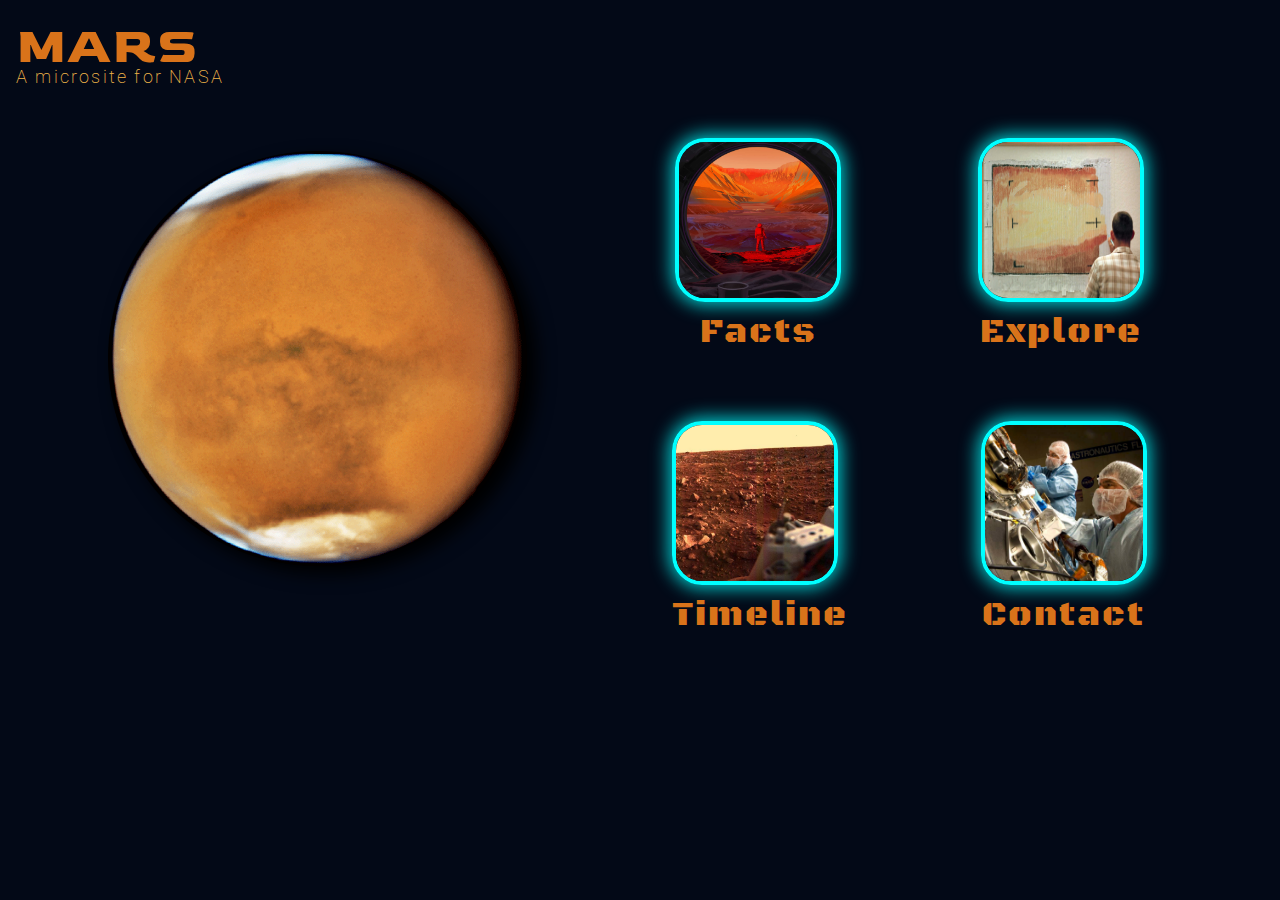
<file: index.html>
<!DOCTYPE html>
<html lang="en">

<head>
  <meta charset="UTF-8">
  <meta name="viewport" content="width=device-width, initial-scale=1.0">
  <meta name="description" content="microsite, home page, nasa, mars, content about mars, microsite for mars, microsite for nasa">
  <link rel="stylesheet" href="css/style.css" />
  <title>Mars-microsite-for-NASA</title>
</head>

<body>
  <header>
    <div class="logo-container-home-page">
      <div class="logo-home-page"><a href="index.html">
          <h1>Mars</h1>
          <p>A microsite for NASA</p>
      </div></a>
    </div>
  </header>
  <article>
    <div class="home-page-container">
      <div class="home-page-flex">
        <div class="image-of-mars">
          <img src="images/marsplanet.png" alt="mars planet">
        </div>
        <div class="navigation-container">
          <ul class="navigation-boxes">
            <li><a href="facts.html"><img src="images/info.jpg" alt="an astronaut on mars">
                <p>Facts</p>
              </a></li>
            <li><a href="gallery.html"><img src="images/images-nasa.jpg" alt="a man looking at a portrait of mars">
                <p>Explore</p>
              </a></li>
            <li><a href="timeline.html"><img src="images/terra.jpg" alt="a machine on mars">
                <p>Timeline</p>
              </a></li>
            <li><a href="contact.html"><img src="images/contact.jpg" alt="scientist working">
                <p>Contact</p>
              </a></li>
          </ul>
        </div>
      </div>
    </div>
  </article>
</body>

</html>
</file>
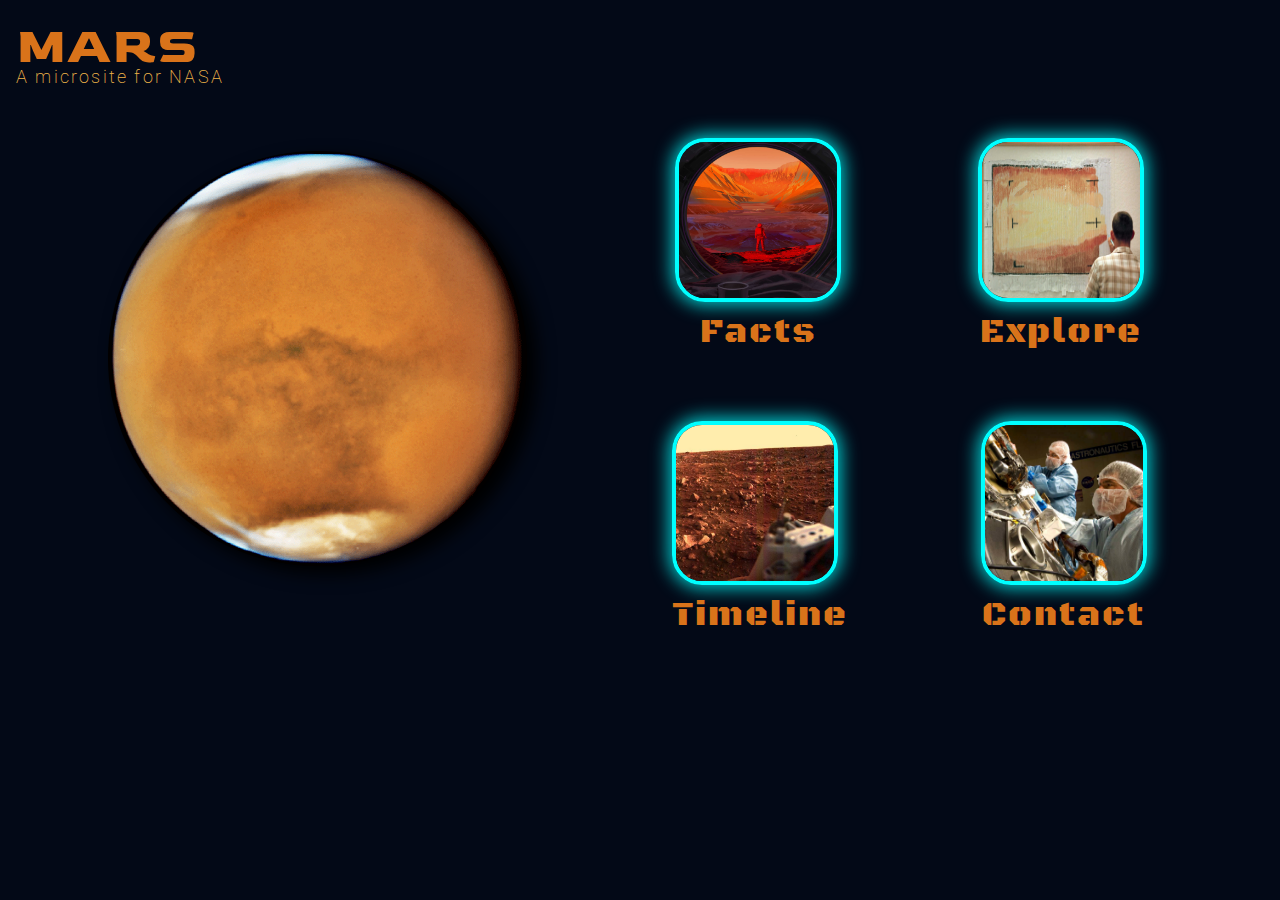
<file: mars-microstie/index.html>
<!DOCTYPE html>
<html lang="en">

<head>
  <meta charset="UTF-8">
  <meta name="viewport" content="width=device-width, initial-scale=1.0">
  <meta name="description" content="microsite, home page, nasa, mars, content about mars, microsite for mars, microsite for nasa">
  <link rel="stylesheet" href="css/style.css" />
  <title>Mars-microsite-for-NASA</title>
</head>

<body>
  <header>
    <div class="logo-container-home-page">
      <div class="logo-home-page"><a href="index.html">
          <h1>Mars</h1>
          <p>A microsite for NASA</p>
      </div></a>
    </div>
  </header>
  <article>
    <div class="home-page-container">
      <div class="home-page-flex">
        <div class="image-of-mars">
          <img src="images/marsplanet.png" alt="mars planet">
        </div>
        <div class="navigation-container">
          <ul class="navigation-boxes">
            <li><a href="facts.html"><img src="images/info.jpg" alt="an astronaut on mars">
                <p>Facts</p>
              </a></li>
            <li><a href="gallery.html"><img src="images/images-nasa.jpg" alt="a man looking at a portrait of mars">
                <p>Explore</p>
              </a></li>
            <li><a href="timeline.html"><img src="images/terra.jpg" alt="a machine on mars">
                <p>Timeline</p>
              </a></li>
            <li><a href="contact.html"><img src="images/contact.jpg" alt="scientist working">
                <p>Contact</p>
              </a></li>
          </ul>
        </div>
      </div>
    </div>
  </article>
</body>

</html>
</file>
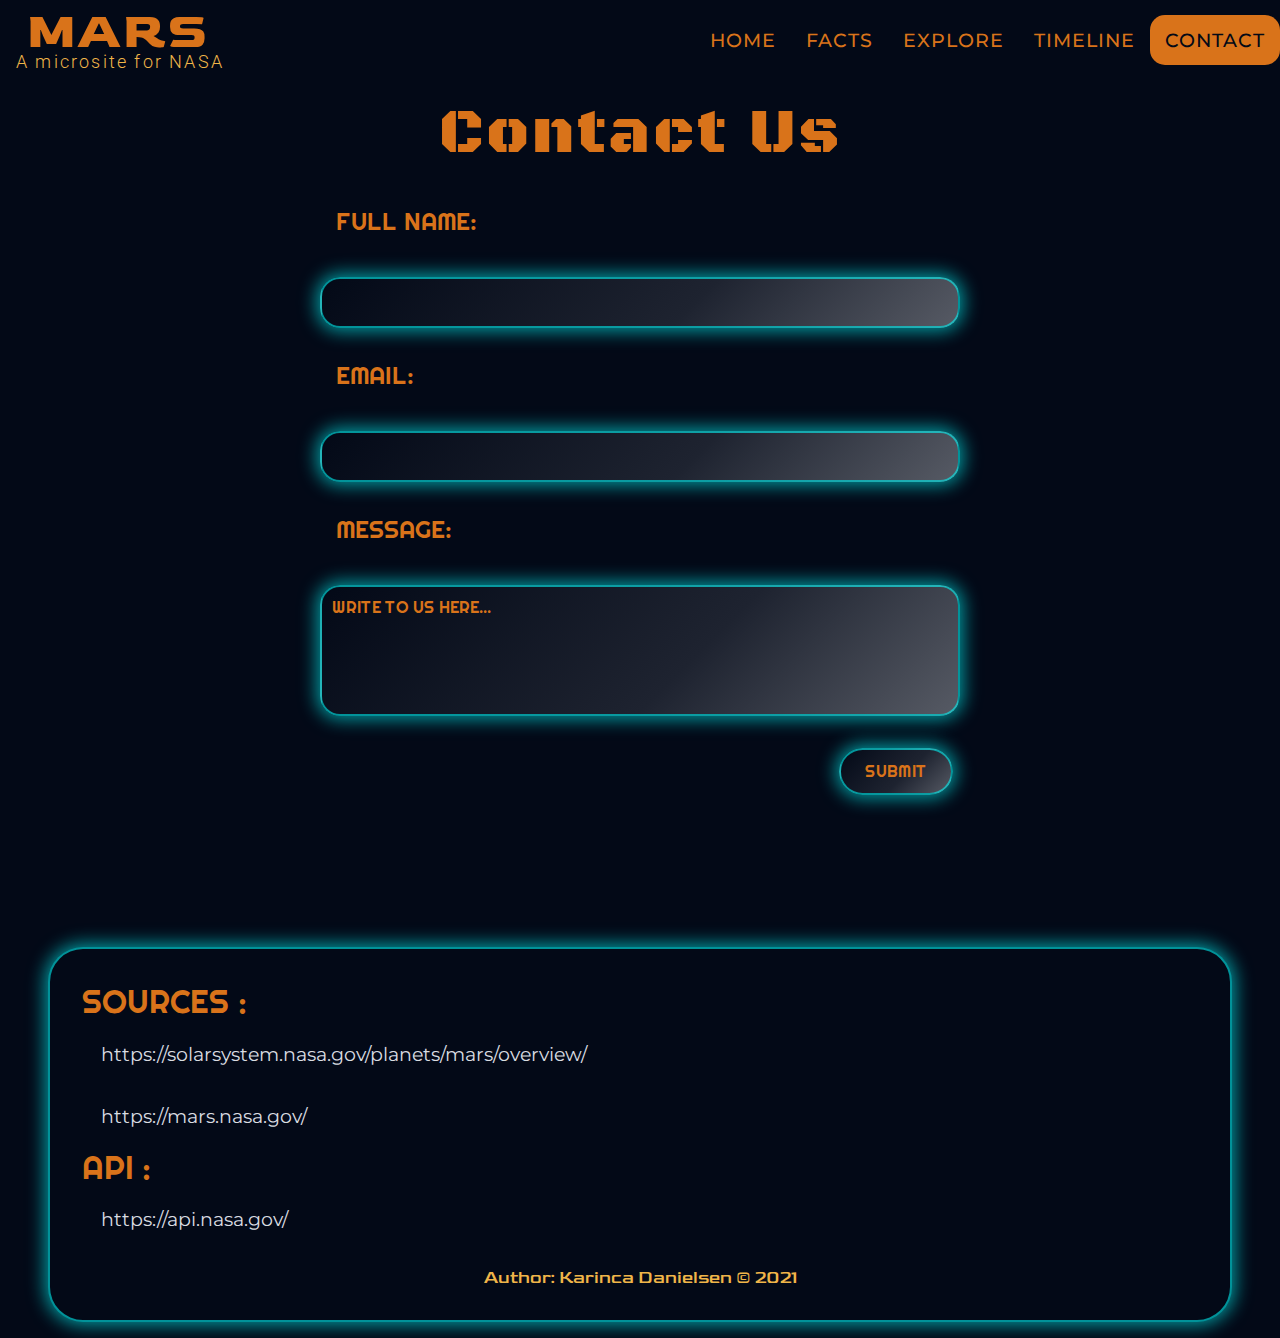
<file: contact.html>
<!DOCTYPE html>
<html lang="en">

<head>
  <meta charset="UTF-8">
  <meta name="viewport" content="width=device-width, initial-scale=1.0">
  <meta name="description" content="microsite, nasa, mars, content about mars, microsite for mars, microsite for nasa">
  <link rel="stylesheet" href="css/style.css" />
  <link rel="stylesheet" href="https://use.fontawesome.com/releases/v5.15.2/css/all.css" integrity="sha384-vSIIfh2YWi9wW0r9iZe7RJPrKwp6bG+s9QZMoITbCckVJqGCCRhc+ccxNcdpHuYu" crossorigin="anonymous">
  <title>Mars-microsite-for-NASA-contact</title>
</head>

<body>
  <nav>
    <div class="logo">
      <h1>Mars</h1>
      <p>A microsite for NASA</p>
    </div>
    <div class="open-menu"><i class="fas fa-bars"></i></div>
    <ul class="main-menu">
      <li><a href="index.html"> Home</a></li>
      <li><a href="facts.html">Facts</a></li>
      <li><a href="gallery.html">Explore</a></li>
      <li><a href="timeline.html">Timeline</a></li>
      <li><a href="contact.html" class="home-nav active">Contact</a></li>
      <div class="close-menu"><i class="fas fa-times"></i></div>
      <span class="icons">
        <i class="fab fa-facebook"></i>
        <i class="fab fa-instagram"></i>
        <i class="fab fa-twitter"></i>
      </span>
    </ul>
  </nav>

  <div class="form-avalible"></div>
  <h2>Contact Us</h2>
  <main class="contact-container">
    <div class="contact-box">

      <form id="contact-form" method="GET" action="#">
        <div class="form-container">
          <div class="form-text"><label><span>Full name:</span></div>
          <input name="fullname" id="full-name" />
          <div class="form-error" id="fullname-error">Please enter your first name</div>
        </div>

        <div class="form-container">
          <div class="form-text"><label><span>Email:</span></label></div>
          <input name="email" id="email" />
          <div class="form-error" id="email-error">Please enter a valid email address</div>
        </div>

        <div class="form-textarea">
          <div class="form-text"><label><span>Message:</span></label></div>
          <input name="comment" id="message" value="Write to us here...">
          <div class="form-error" id="message-error">Please enter a message here.</div>
        </div>
    </div>
    <div class="form-button">
      <input type="submit" value="Submit">
    </div>
    </form>
    </div>
  </main>

  <footer>
    <div class="footer-sourcess">
      <h4>Sources :</h4>
      <li><a href="https://solarsystem.nasa.gov/planets/mars/overview/">https://solarsystem.nasa.gov/planets/mars/overview/</a></li>
      <li><a href="https://mars.nasa.gov/">https://mars.nasa.gov/</a></li>
      <h4>Api :</h4>
      <li><a href="https://api.nasa.gov/">https://api.nasa.gov/</a></li>
      <h3>Author: Karinca Danielsen &copy; 2021</h3>
    </div>
  </footer>
  <script src="js/navigation.js"></script>
  <script src="js/contact.js"></script>
</body>

</html>
</file>
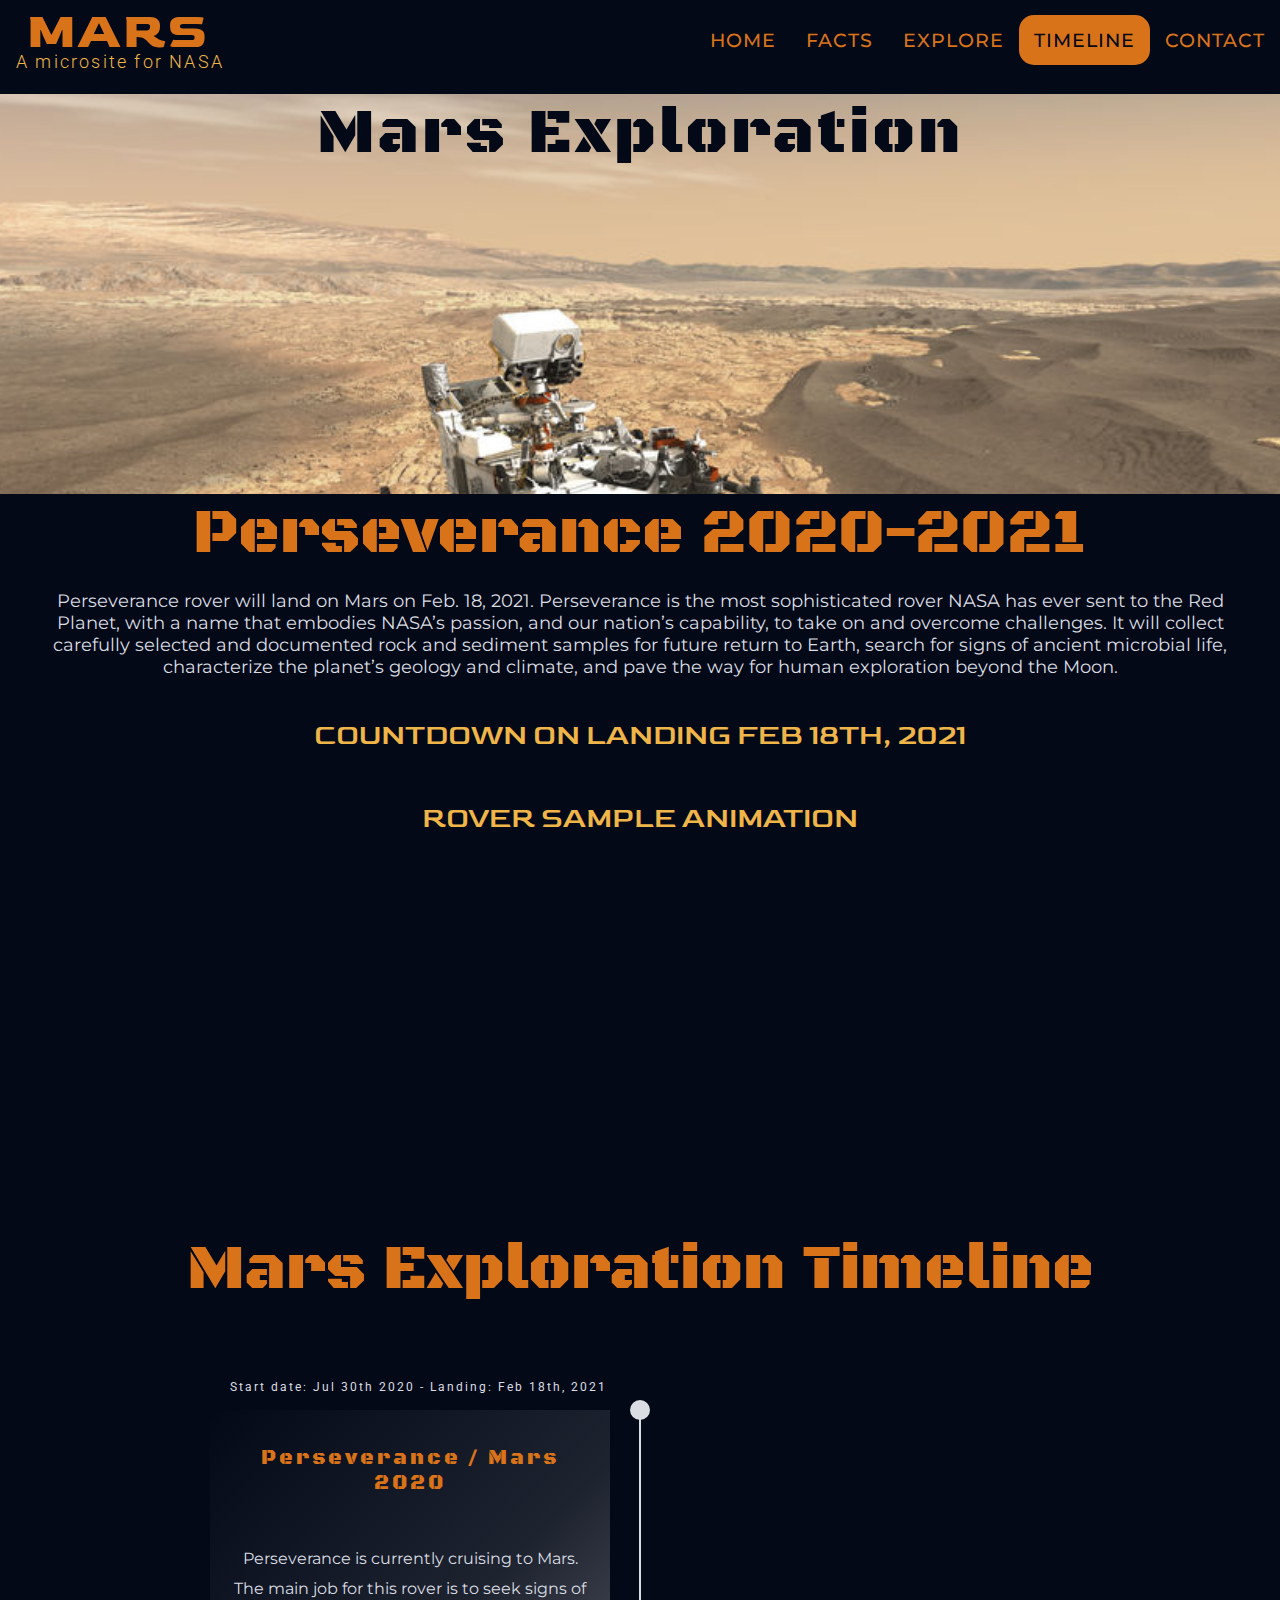
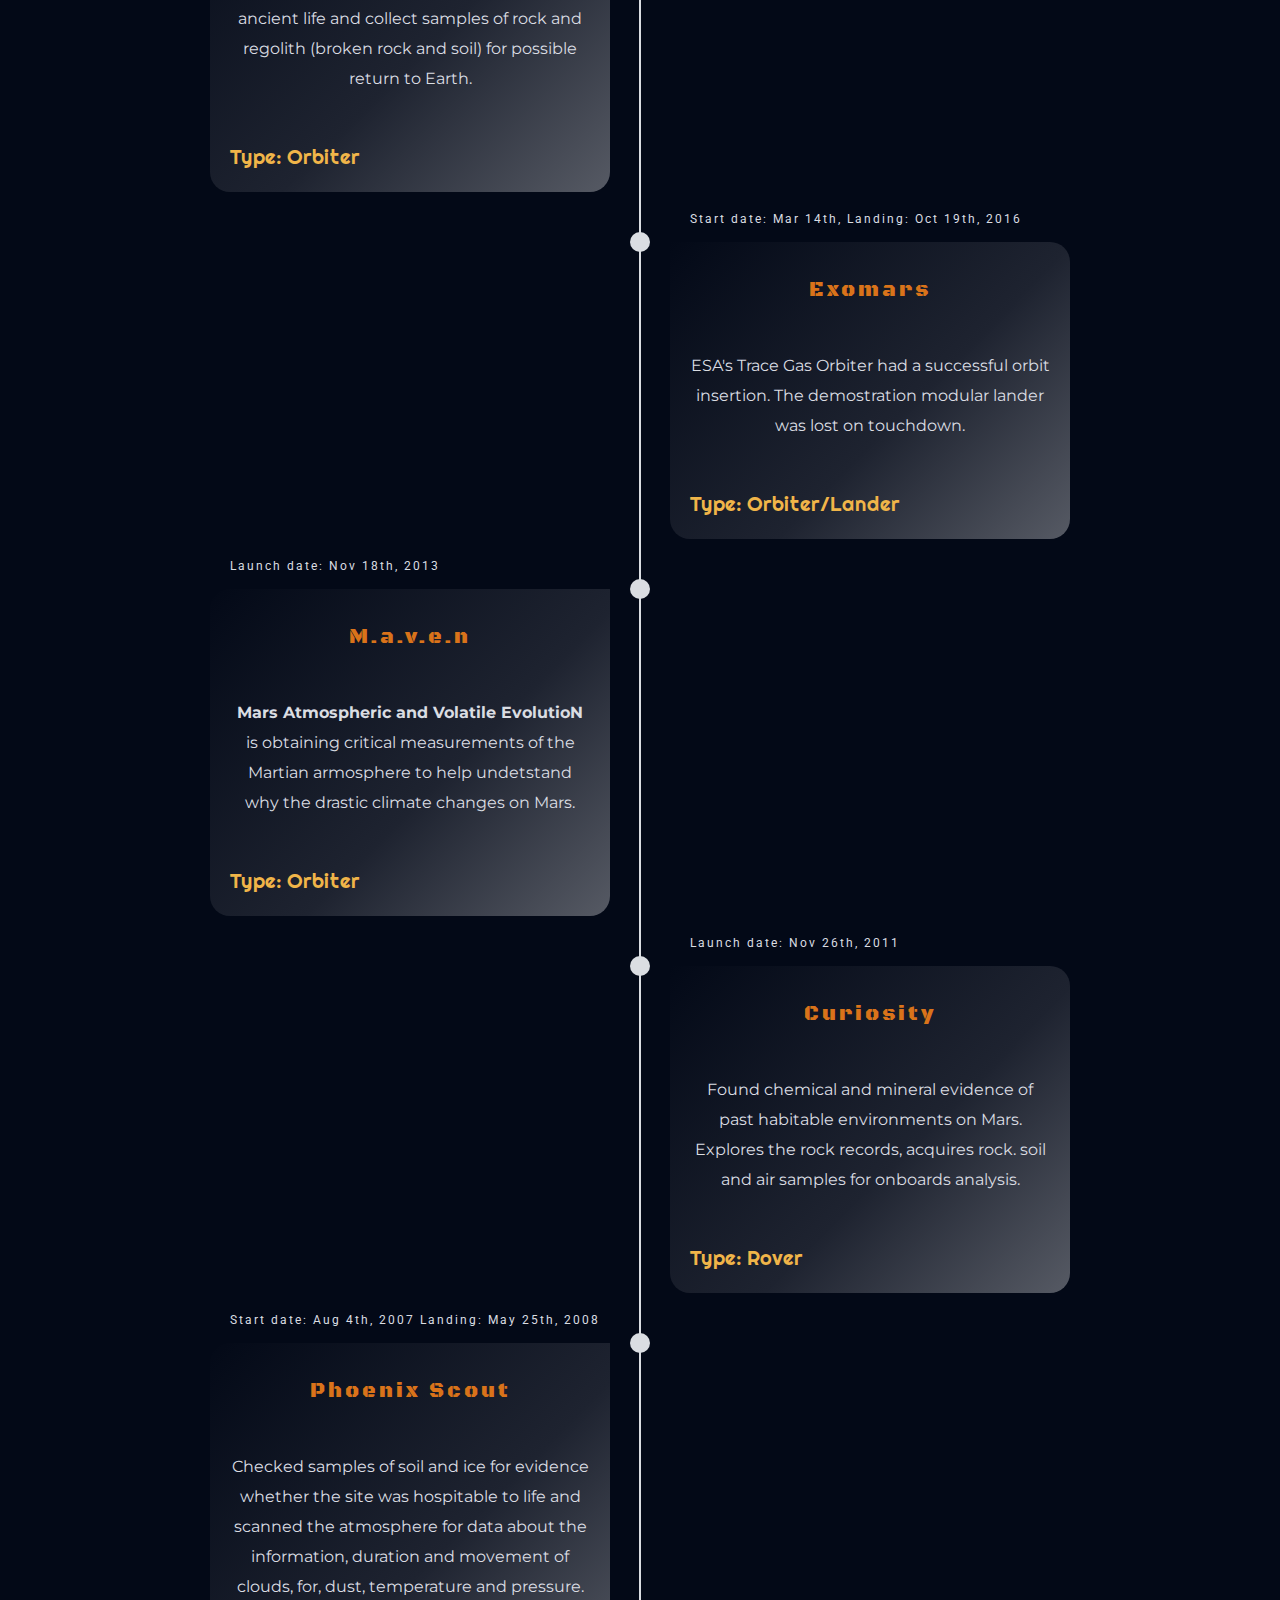
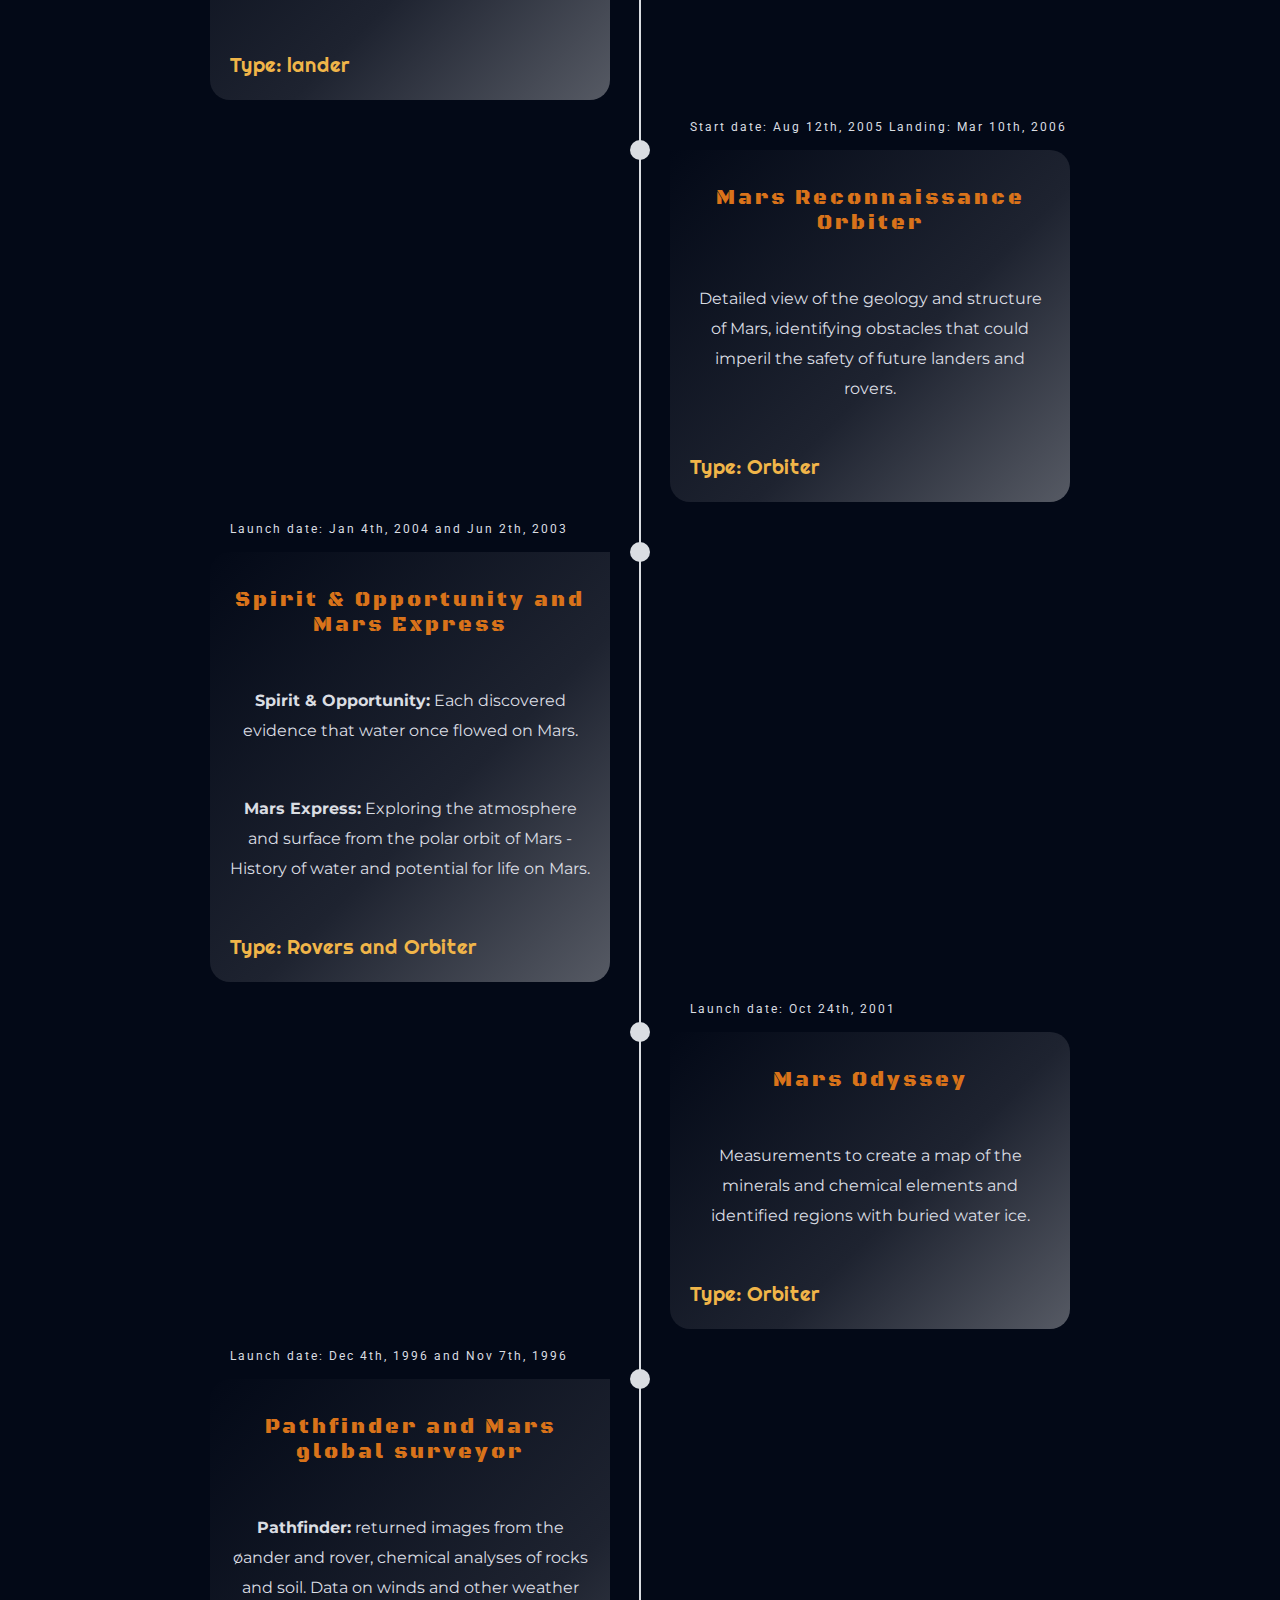
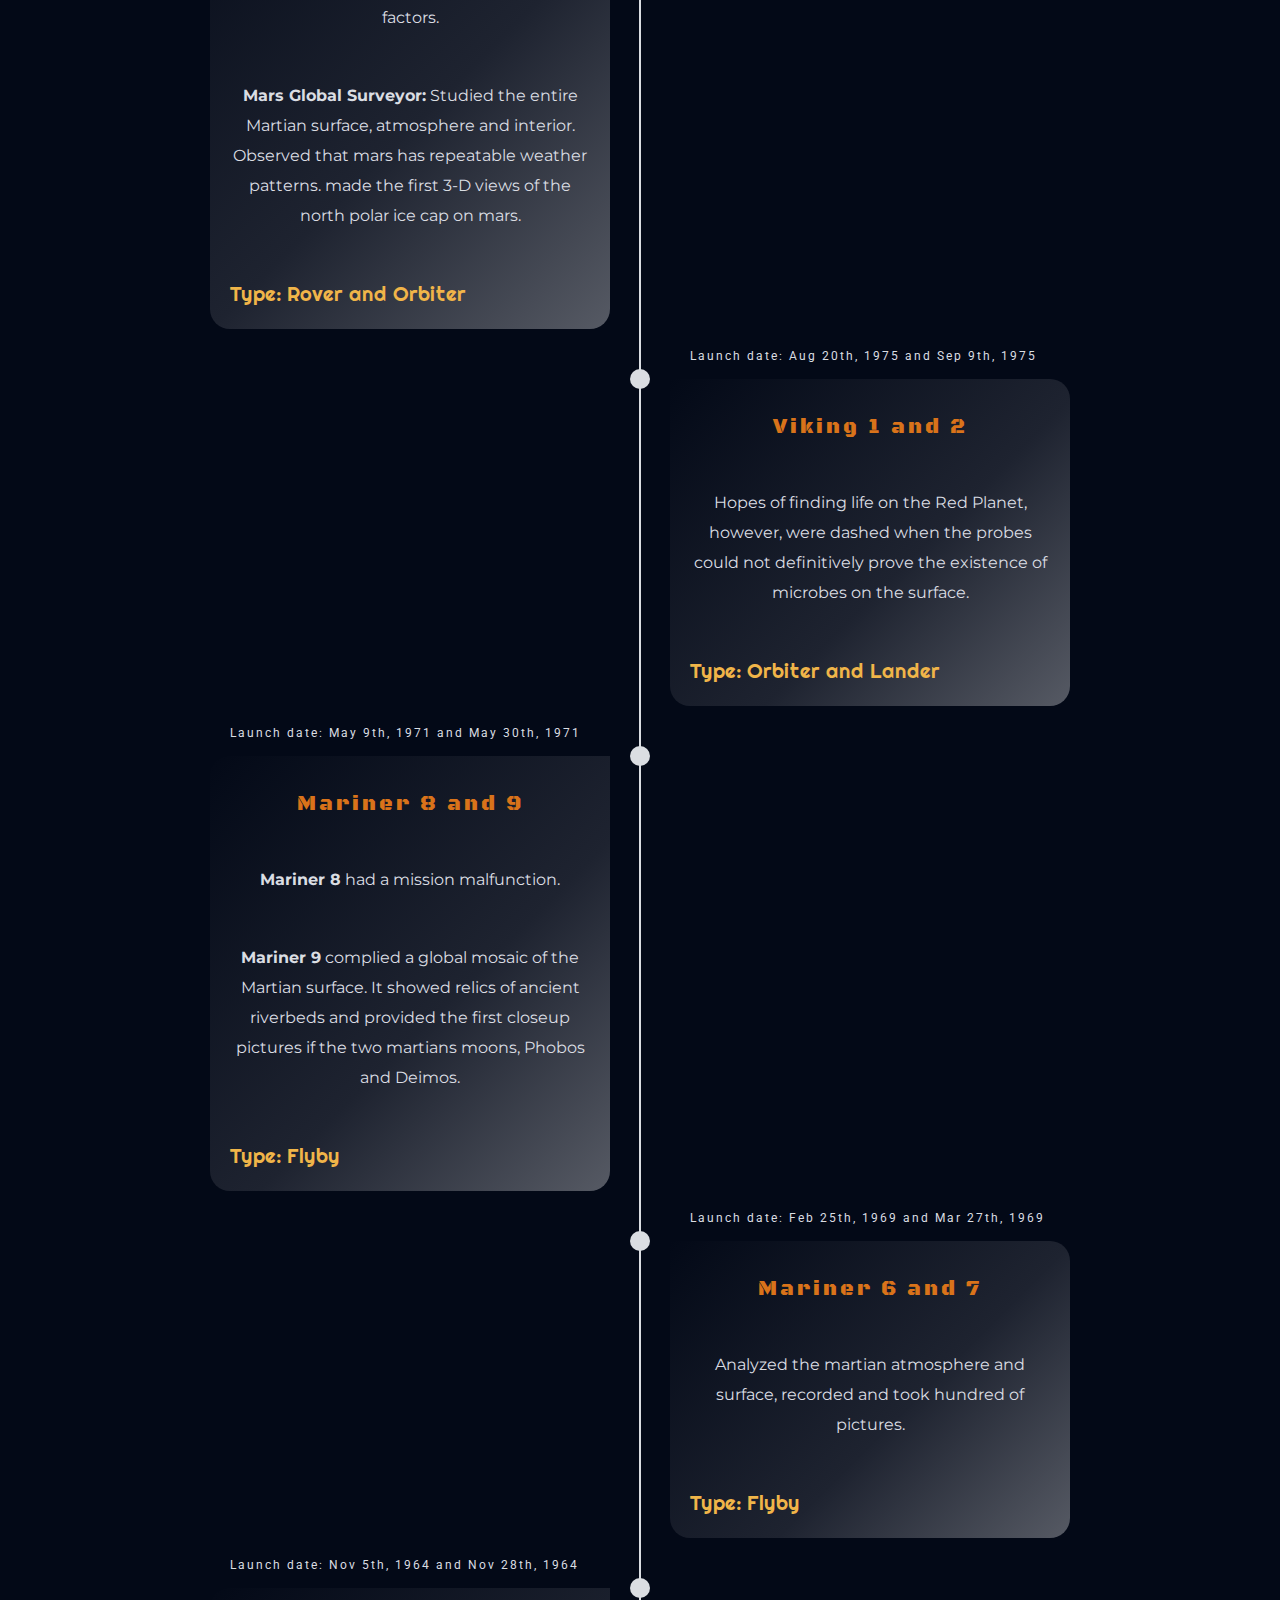
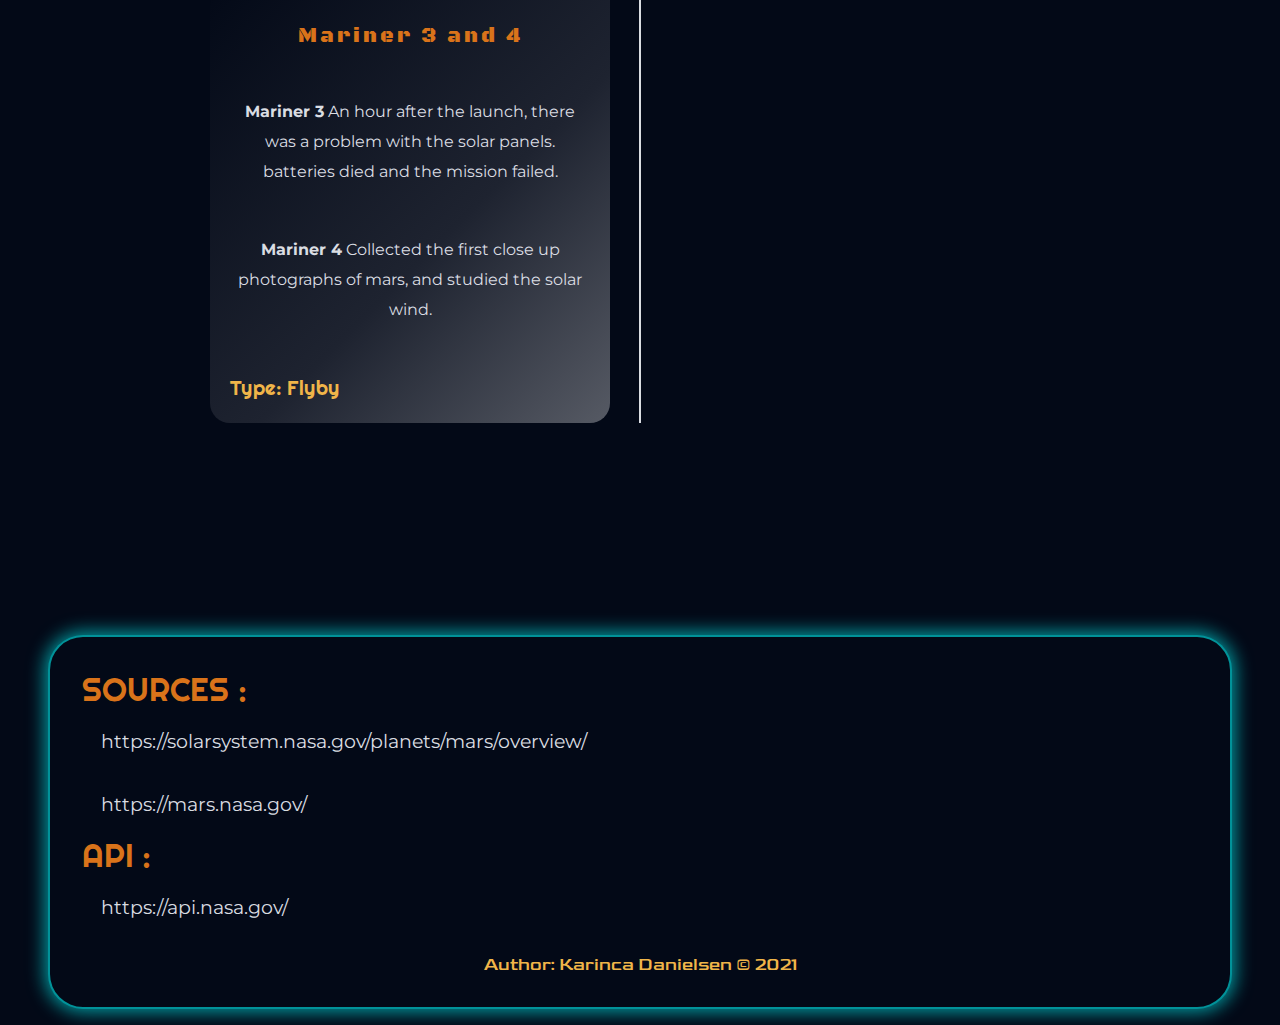
<file: timeline.html>
<!DOCTYPE html>
<html lang="en">

<head>
  <meta charset="UTF-8">
  <meta name="viewport" content="width=device-width, initial-scale=1.0">
  <meta name="description" content="timeline, rovers, microsite, nasa, mars, content about mars, microsite for mars, microsite for nasa">
  <link rel="stylesheet" href="css/style.css" />
  <link rel="stylesheet" href="https://use.fontawesome.com/releases/v5.15.2/css/all.css" integrity="sha384-vSIIfh2YWi9wW0r9iZe7RJPrKwp6bG+s9QZMoITbCckVJqGCCRhc+ccxNcdpHuYu" crossorigin="anonymous">
  <title>Mars-microsite-for-NASA</title>
</head>

<body>
  <nav>
    <div class="logo">
      <h1>Mars</h1>
      <p>A microsite for NASA</p>
    </div>
    <div class="open-menu"><i class="fas fa-bars"></i></div>
    <ul class="main-menu">
      <li><a href="index.html"> Home</a></li>
      <li><a href="facts.html">Facts</a></li>
      <li><a href="gallery.html">Explore</a></li>
      <li><a href="timeline.html" class="home-nav active">Timeline</a></li>
      <li><a href="contact.html">Contact</a></li>
      <div class="close-menu"><i class="fas fa-times"></i></div>
      <span class="icons">
        <i class="fab fa-facebook"></i>
        <i class="fab fa-instagram"></i>
        <i class="fab fa-twitter"></i>
      </span>
    </ul>
  </nav>

  <div class="timeline-tittle-image">
    <h2>Mars Exploration</h2>
  </div>
  <div class="timeline-site-tittle">
    <h1 class="timelinetittle"> Perseverance 2020-2021</h1>
    <p>Perseverance rover will land on Mars on Feb. 18, 2021. Perseverance is the most
      sophisticated rover NASA has ever sent to the Red Planet, with a name that embodies NASA’s passion, and
      our nation’s capability, to take on and overcome challenges. It will collect carefully selected and documented
      rock and sediment samples for future return to Earth, search for signs of ancient microbial life, characterize
      the planet’s geology and climate, and pave the way for human exploration beyond the Moon.
    </p>
    <h3>Countdown on landing feb 18th, 2021</h3>
    <h4 id="countdown"></h4>
    <h3>Rover Sample Animation</h3>
    <iframe src="https://mars.nasa.gov/layout/embed/video/?v=423" scrolling="no" frameborder="0" alt="animation about rover, what it do and how it works"></iframe>
  </div>
  <main>
    <h1 class="timelinetittle">Mars Exploration Timeline</h1>
    <div class="timeline-container">
      <div class="timeline">
        <ul>
          <li>
            <div class="timeline-content">
              <h3 class="timeline-date">Start date: Jul 30th 2020 - Landing: Feb 18th, 2021</h3>
              <h2>Perseverance / Mars 2020</h2>
              <p>Perseverance is currently cruising to Mars. The main job for this rover is to seek signs of ancient life and collect samples of rock and regolith (broken rock and soil) for possible return to Earth.</p>
              <h4>Type: Orbiter</h4>
            </div>
          </li>
          <li>
            <div class="timeline-content">
              <h3 class="timeline-date">Start date: Mar 14th, Landing: Oct 19th, 2016</h3>
              <h2>Exomars</h2>
              <p>ESA's Trace Gas Orbiter had a successful orbit insertion. The demostration modular lander was lost on touchdown. </p>
              <h4>Type: Orbiter/Lander</h4>
            </div>
          </li>
          <li>
            <div class="timeline-content">
              <h3 class="timeline-date">Launch date: Nov 18th, 2013</h3>
              <h2>M.a.v.e.n</h2>
              <p><b>Mars Atmospheric and Volatile EvolutioN</b> is obtaining critical measurements of the Martian armosphere to help undetstand why the drastic climate changes on Mars.</p>
              <h4>Type: Orbiter</h4>
            </div>
          </li>
          <li>
            <div class="timeline-content">
              <h3 class="timeline-date">Launch date: Nov 26th, 2011</h3>
              <h2>Curiosity</h2>
              <p>Found chemical and mineral evidence of past habitable environments on Mars. Explores the rock records, acquires rock. soil and air samples for onboards analysis.</p>
              <h4>Type: Rover</h4>
            </div>
          </li>
          <li>
            <div class="timeline-content">
              <h3 class="timeline-date">Start date: Aug 4th, 2007 Landing: May 25th, 2008</h3>
              <h2>Phoenix Scout</h2>
              <p>Checked samples of soil and ice for evidence whether the site was hospitable to life and scanned the atmosphere for data about the information, duration and movement of clouds, for, dust, temperature and pressure. </p>
              <h4>Type: lander</h4>
            </div>
          </li>
          <li>
            <div class="timeline-content">
              <h3 class="timeline-date">Start date: Aug 12th, 2005 Landing: Mar 10th, 2006</h3>
              <h2>Mars Reconnaissance Orbiter</h2>
              <p>Detailed view of the geology and structure of Mars, identifying obstacles that could imperil the safety of future landers and rovers.</p>
              <h4>Type: Orbiter</h4>
            </div>
          </li>
          <li>
            <div class="timeline-content">
              <h3 class="timeline-date">Launch date: Jan 4th, 2004 and Jun 2th, 2003</h3>
              <h2>Spirit & Opportunity and Mars Express</h2>
              <p><b>Spirit & Opportunity:</b> Each discovered evidence that water once flowed on Mars.</p>
              <p><b>Mars Express:</b> Exploring the atmosphere and surface from the polar orbit of Mars - History of water and potential for life on Mars.</p>
              <h4>Type: Rovers and Orbiter</h4>
            </div>
          </li>
          <li>
            <div class="timeline-content">
              <h3 class="timeline-date">Launch date: Oct 24th, 2001</h3>
              <h2>Mars Odyssey</h1>
                <p>Measurements to create a map of the minerals and chemical elements and identified regions with buried water ice.</p>
                <h4>Type: Orbiter</h4>
            </div>
          </li>
          <li>
            <div class="timeline-content">
              <h3 class="timeline-date">Launch date: Dec 4th, 1996 and Nov 7th, 1996</h3>
              <h2>Pathfinder and Mars global surveyor</h2>
              <p><b>Pathfinder:</b> returned images from the øander and rover, chemical analyses of rocks and soil. Data on winds and other weather factors.</p>
              <p><b>Mars Global Surveyor:</b> Studied the entire Martian surface, atmosphere and interior. Observed that mars has repeatable weather patterns. made the first 3-D views of the north polar ice cap on mars.</p>
              <h4>Type: Rover and Orbiter</h4>
            </div>
          </li>
          <li>
            <div class="timeline-content">
              <h3 class="timeline-date">Launch date: Aug 20th, 1975 and Sep 9th, 1975</h3>
              <h2>Viking 1 and 2</h2>
              <p>Hopes of finding life on the Red Planet, however, were dashed when the probes could not definitively prove the existence of microbes on the surface.</p>
              <h4>Type: Orbiter and Lander</h4>
            </div>
          </li>
          <li>
            <div class="timeline-content">
              <h3 class="timeline-date">Launch date: May 9th, 1971 and May 30th, 1971</h3>
              <h2>Mariner 8 and 9</h2>
              <p><b>Mariner 8</b> had a mission malfunction.</p>
              <p><b>Mariner 9</b> complied a global mosaic of the Martian surface. It showed relics of ancient riverbeds and provided the first closeup pictures if the two martians moons, Phobos and Deimos.</p>
              <h4>Type: Flyby</h4>
            </div>
          </li>
          <li>
            <div class="timeline-content">
              <h3 class="timeline-date">Launch date: Feb 25th, 1969 and Mar 27th, 1969</h3>
              <h2>Mariner 6 and 7</h2>
              <p>Analyzed the martian atmosphere and surface, recorded and took hundred of pictures.</p>
              <h4>Type: Flyby</h4>
            </div>
          </li>
          <li>
            <div class="timeline-content">
              <h3 class="timeline-date">Launch date: Nov 5th, 1964 and Nov 28th, 1964</h3>
              <h2>Mariner 3 and 4 </h2>
              <p><b>Mariner 3</b> An hour after the launch, there was a problem with the solar panels. batteries died and the mission failed.</p>
              <p><b>Mariner 4</b> Collected the first close up photographs of mars, and studied the solar wind.</p>
              <h4>Type: Flyby</h4>
            </div>
          </li>
        </ul>
      </div>
    </div>
  </main>

  <footer>
    <div class="footer-sourcess">
      <h4>Sources :</h4>
      <li><a href="https://solarsystem.nasa.gov/planets/mars/overview/">https://solarsystem.nasa.gov/planets/mars/overview/</a></li>
      <li><a href="https://mars.nasa.gov/">https://mars.nasa.gov/</a></li>
      <h4>Api :</h4>
      <li><a href="https://api.nasa.gov/">https://api.nasa.gov/</a></li>
      <h3>Author: Karinca Danielsen &copy; 2021</h3>
    </div>
  </footer>
  <script src="js/navigation.js"></script>
  <script src="js/countdown.js"></script>
</body>

</html>
</file>
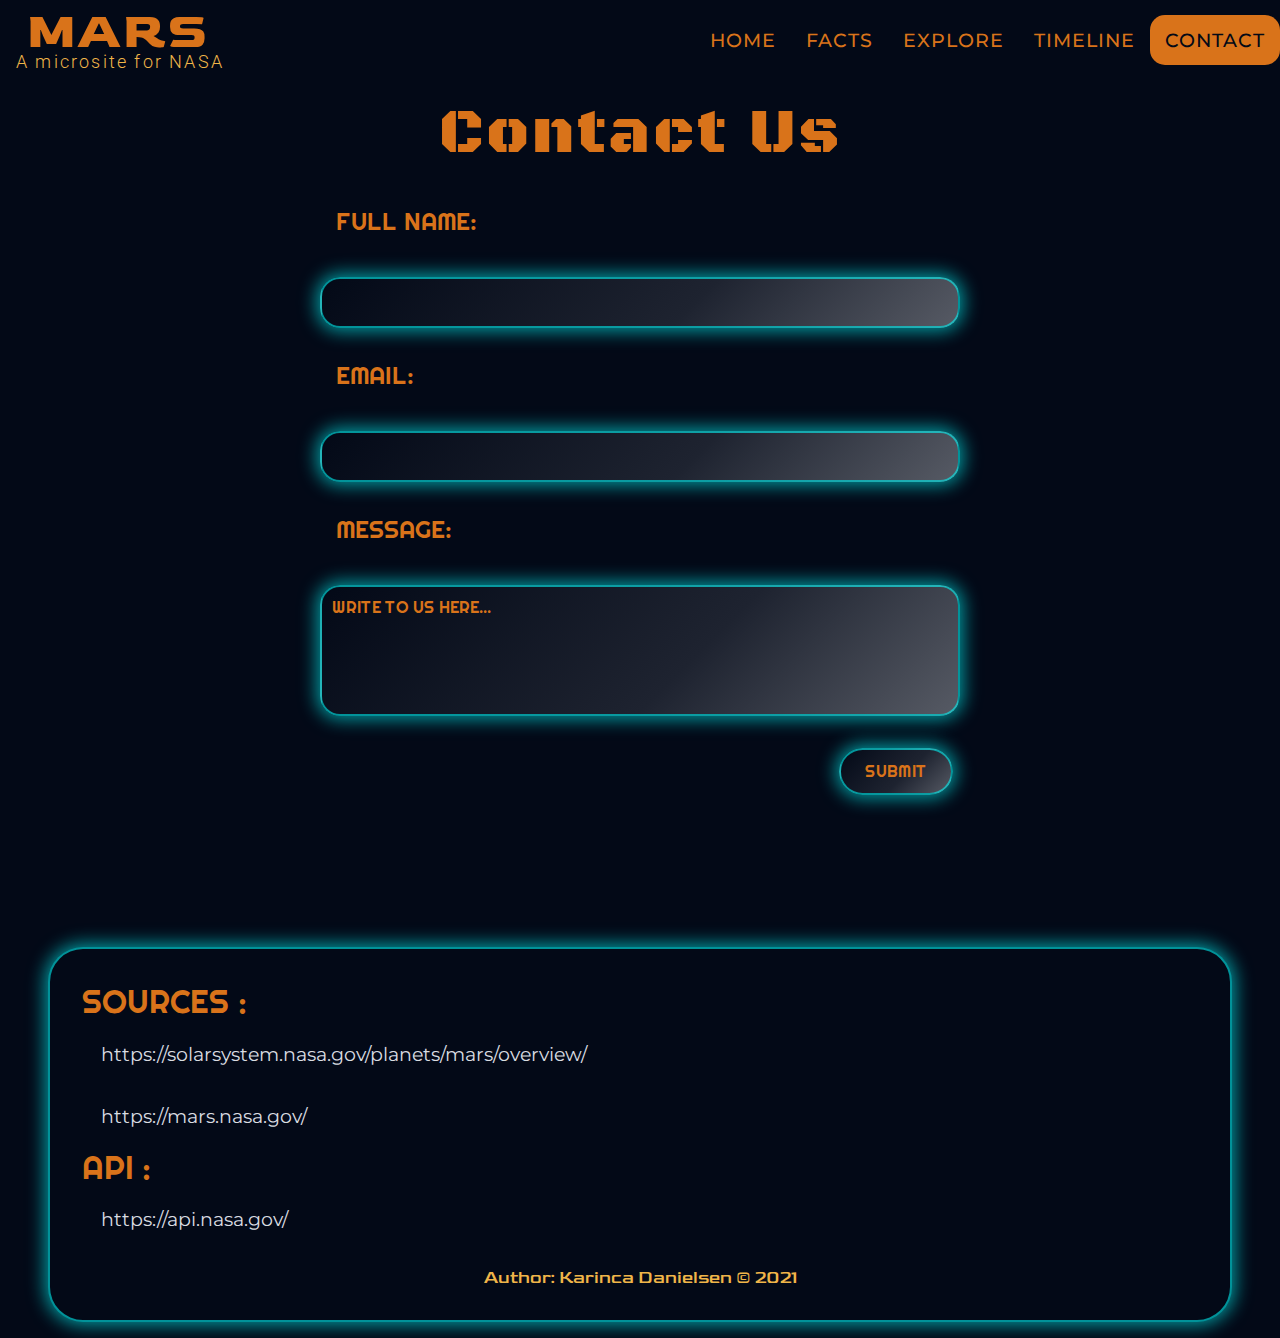
<file: mars-microstie/contact.html>
<!DOCTYPE html>
<html lang="en">

<head>
  <meta charset="UTF-8">
  <meta name="viewport" content="width=device-width, initial-scale=1.0">
  <meta name="description" content="microsite, nasa, mars, content about mars, microsite for mars, microsite for nasa">
  <link rel="stylesheet" href="css/style.css" />
  <link rel="stylesheet" href="https://use.fontawesome.com/releases/v5.15.2/css/all.css" integrity="sha384-vSIIfh2YWi9wW0r9iZe7RJPrKwp6bG+s9QZMoITbCckVJqGCCRhc+ccxNcdpHuYu" crossorigin="anonymous">
  <title>Mars-microsite-for-NASA-contact</title>
</head>

<body>
  <nav>
    <div class="logo">
      <h1>Mars</h1>
      <p>A microsite for NASA</p>
    </div>
    <div class="open-menu"><i class="fas fa-bars"></i></div>
    <ul class="main-menu">
      <li><a href="index.html"> Home</a></li>
      <li><a href="facts.html">Facts</a></li>
      <li><a href="gallery.html">Explore</a></li>
      <li><a href="timeline.html">Timeline</a></li>
      <li><a href="contact.html" class="home-nav active">Contact</a></li>
      <div class="close-menu"><i class="fas fa-times"></i></div>
      <span class="icons">
        <i class="fab fa-facebook"></i>
        <i class="fab fa-instagram"></i>
        <i class="fab fa-twitter"></i>
      </span>
    </ul>
  </nav>

  <div class="form-avalible"></div>
  <h2>Contact Us</h2>
  <main class="contact-container">
    <div class="contact-box">

      <form id="contact-form" method="GET" action="#">
        <div class="form-container">
          <div class="form-text"><label><span>Full name:</span></div>
          <input name="fullname" id="full-name" />
          <div class="form-error" id="fullname-error">Please enter your first name</div>
        </div>

        <div class="form-container">
          <div class="form-text"><label><span>Email:</span></label></div>
          <input name="email" id="email" />
          <div class="form-error" id="email-error">Please enter a valid email address</div>
        </div>

        <div class="form-textarea">
          <div class="form-text"><label><span>Message:</span></label></div>
          <input name="comment" id="message" value="Write to us here...">
          <div class="form-error" id="message-error">Please enter a message here.</div>
        </div>
    </div>
    <div class="form-button">
      <input type="submit" value="Submit">
    </div>
    </form>
    </div>
  </main>

  <footer>
    <div class="footer-sourcess">
      <h4>Sources :</h4>
      <li><a href="https://solarsystem.nasa.gov/planets/mars/overview/">https://solarsystem.nasa.gov/planets/mars/overview/</a></li>
      <li><a href="https://mars.nasa.gov/">https://mars.nasa.gov/</a></li>
      <h4>Api :</h4>
      <li><a href="https://api.nasa.gov/">https://api.nasa.gov/</a></li>
      <h3>Author: Karinca Danielsen &copy; 2021</h3>
    </div>
  </footer>
  <script src="js/navigation.js"></script>
  <script src="js/contact.js"></script>
</body>

</html>
</file>
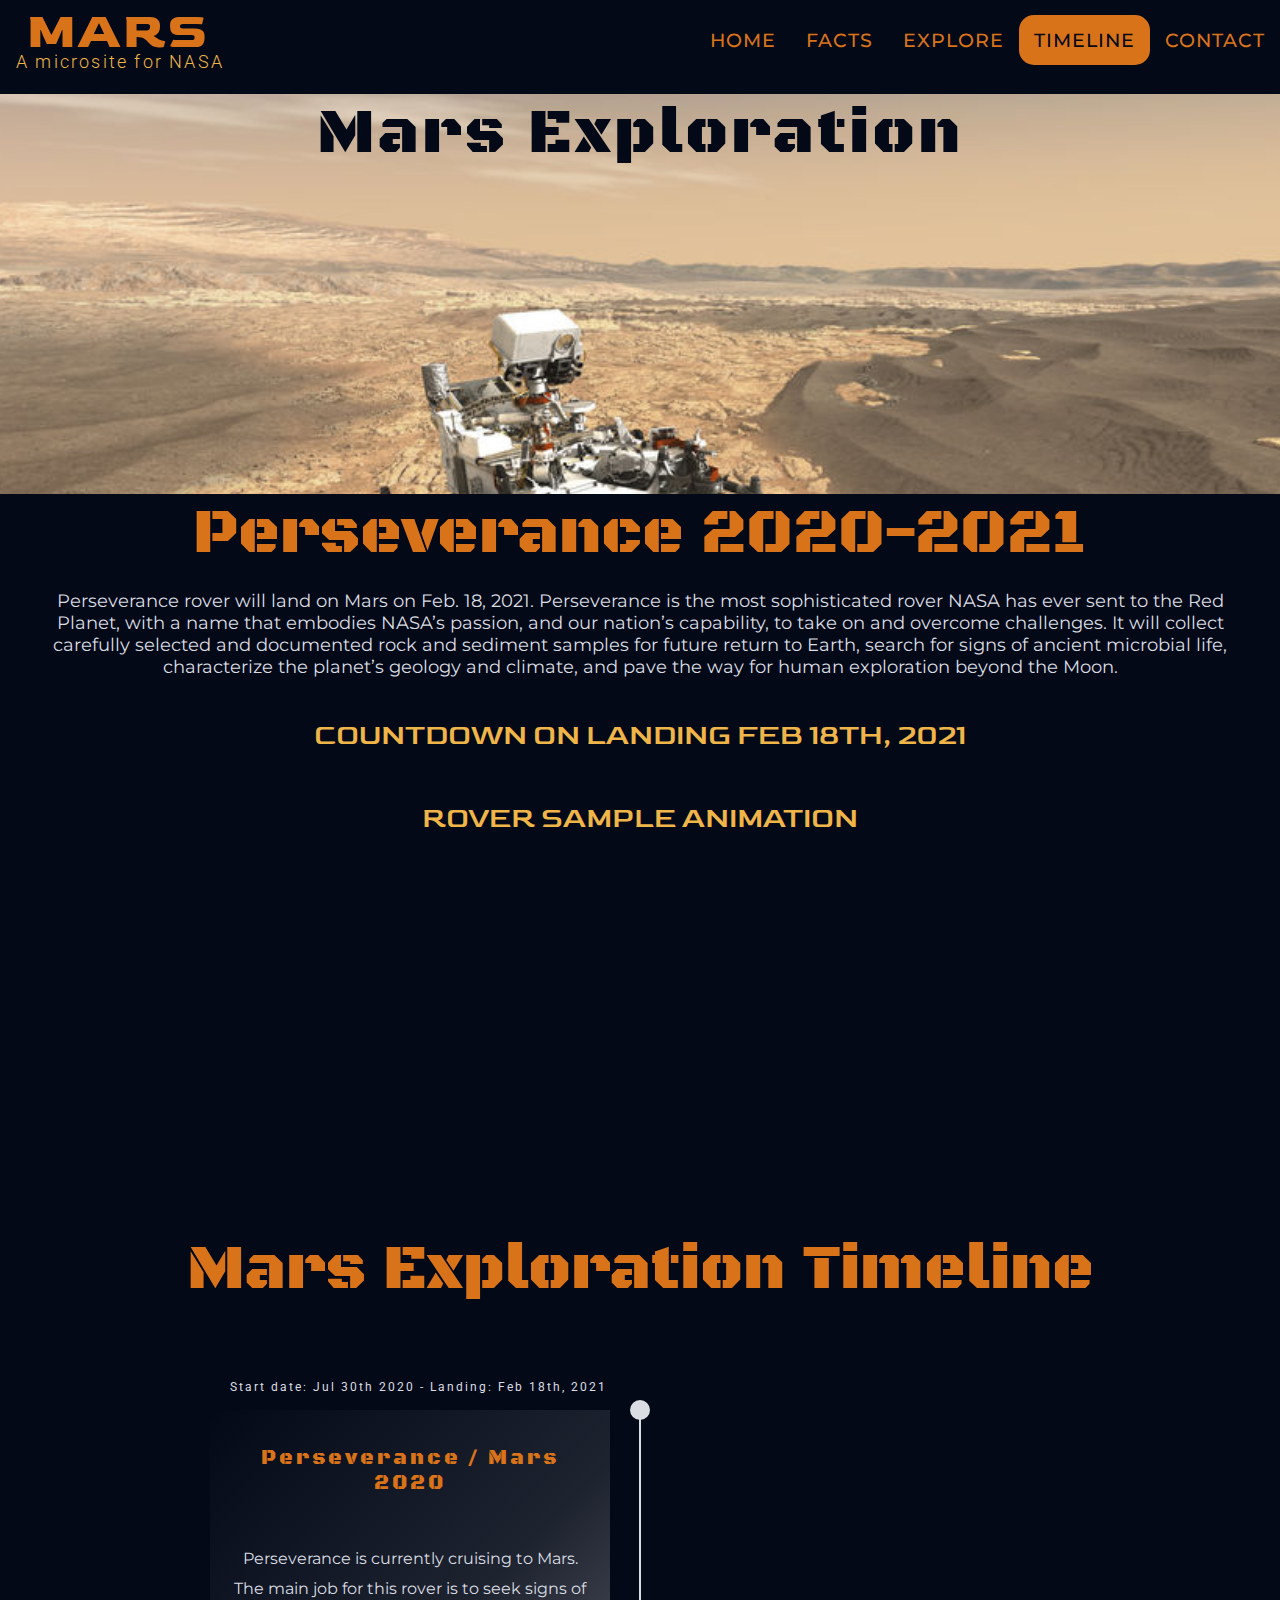
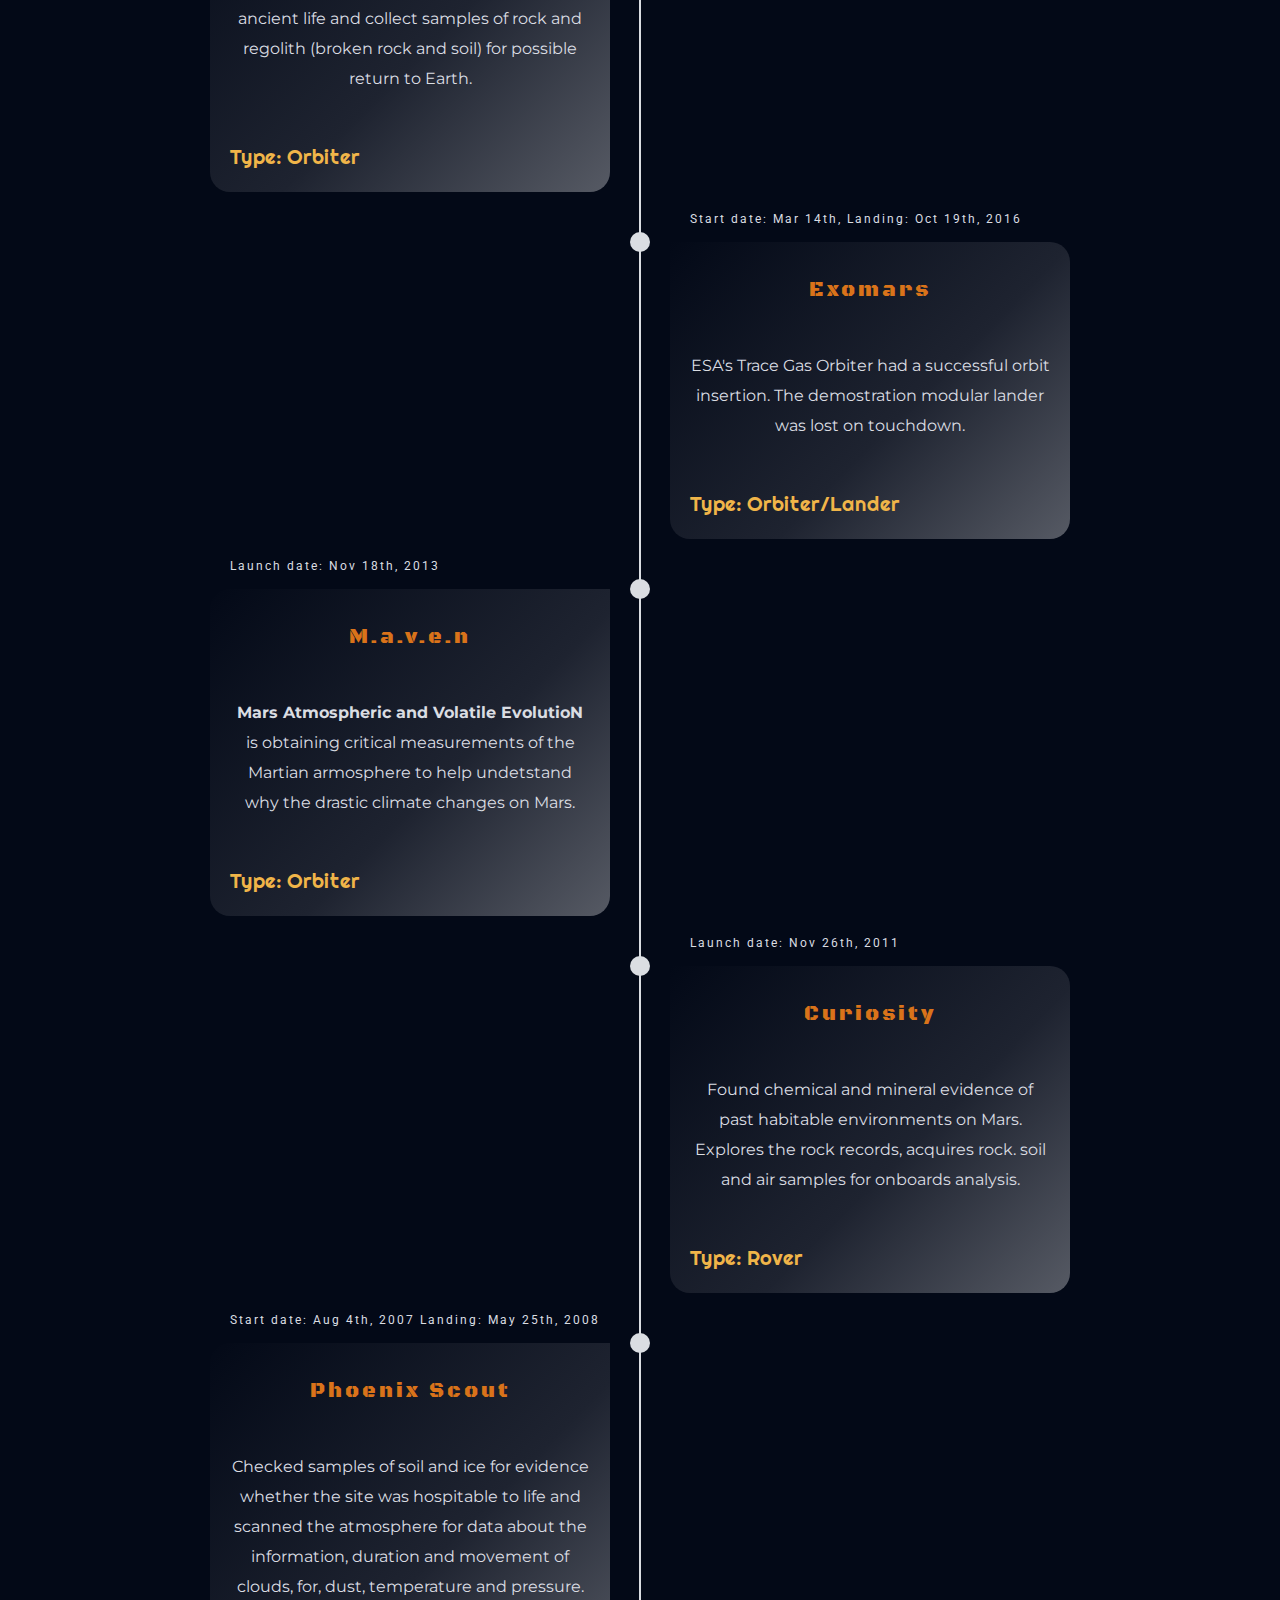
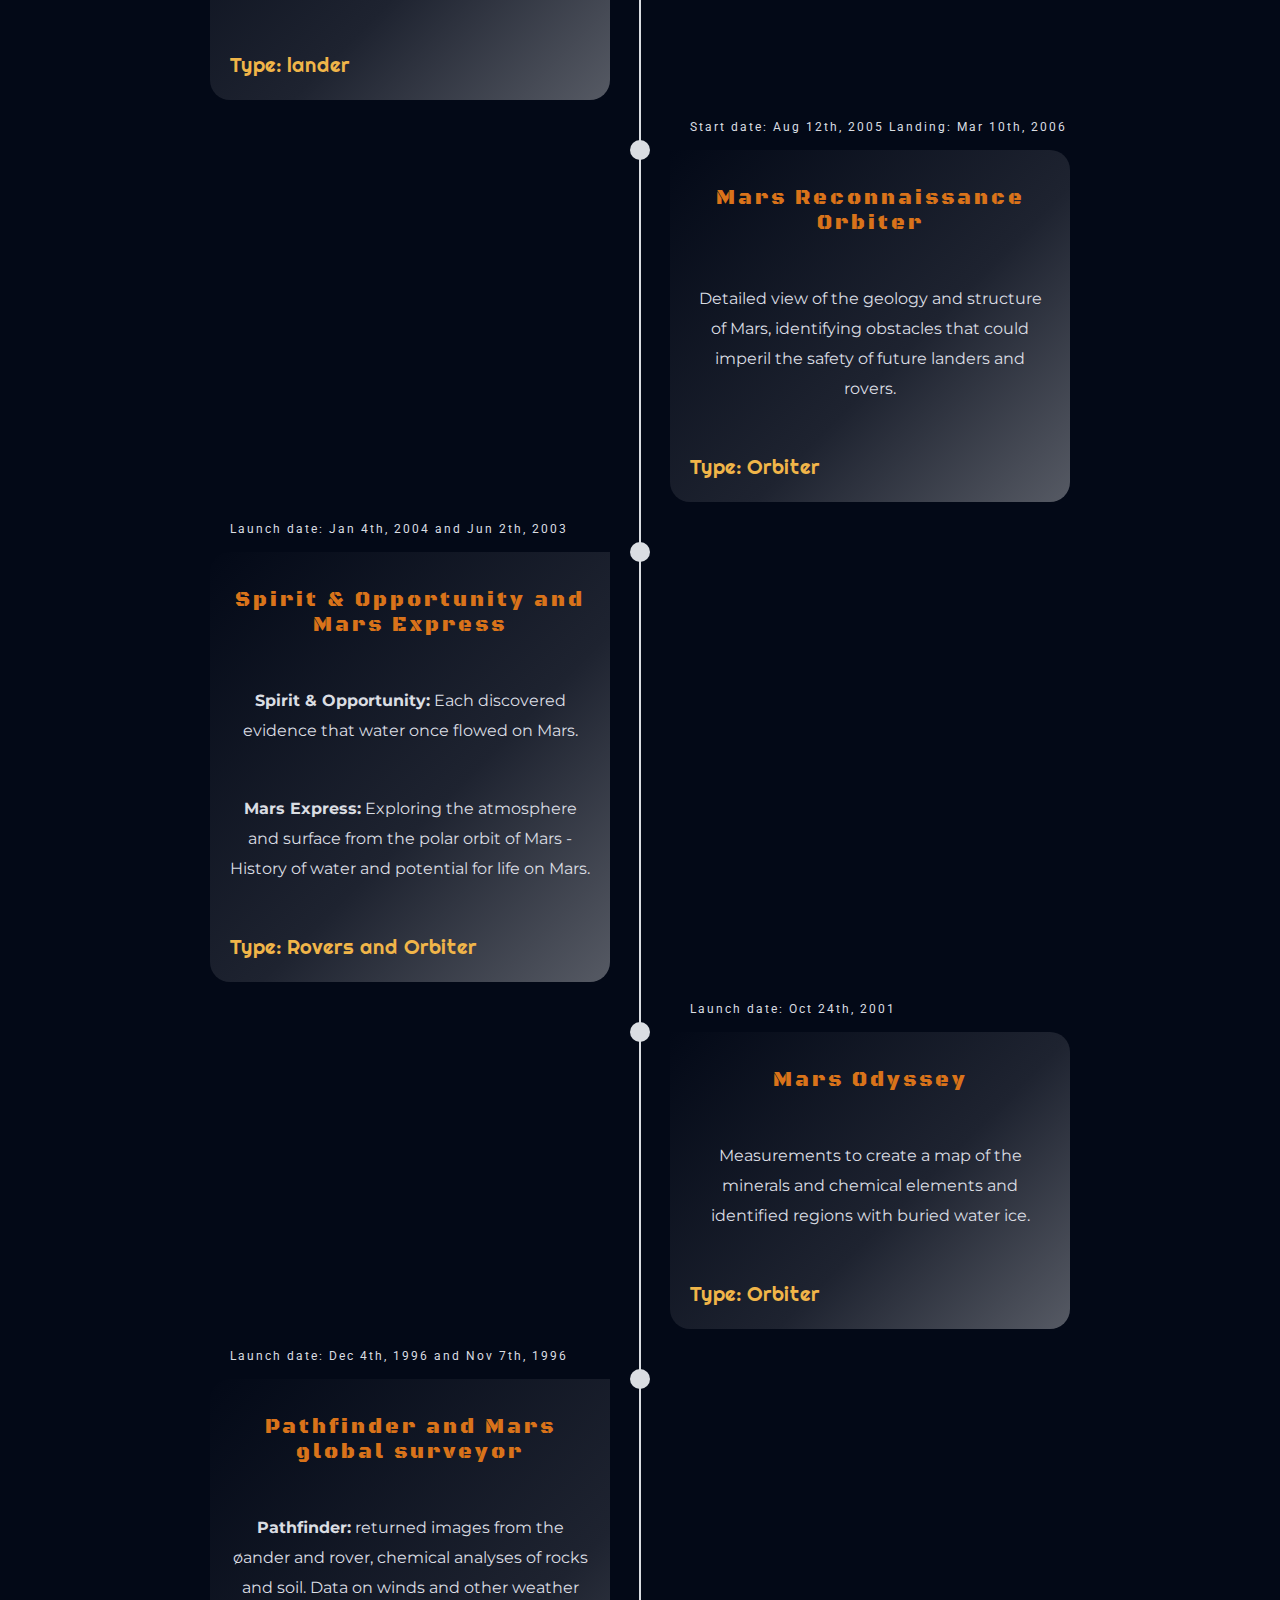
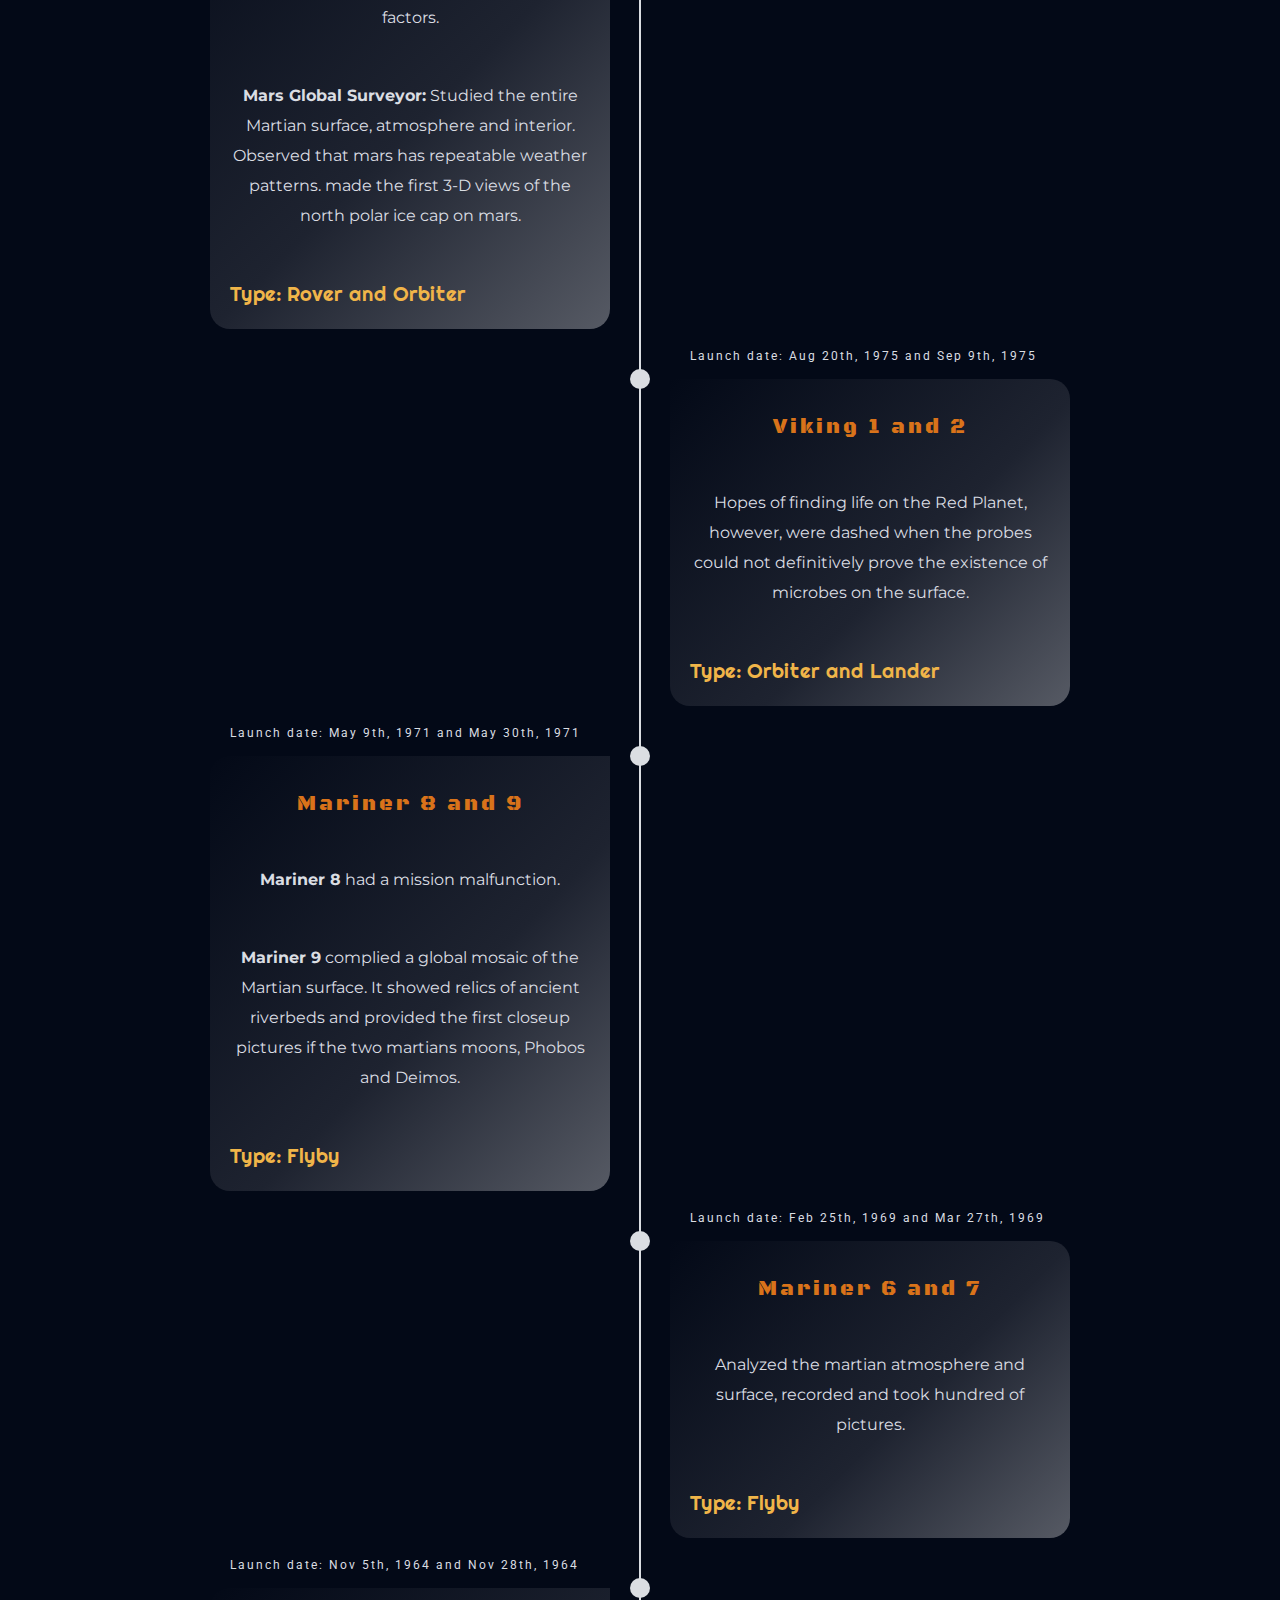
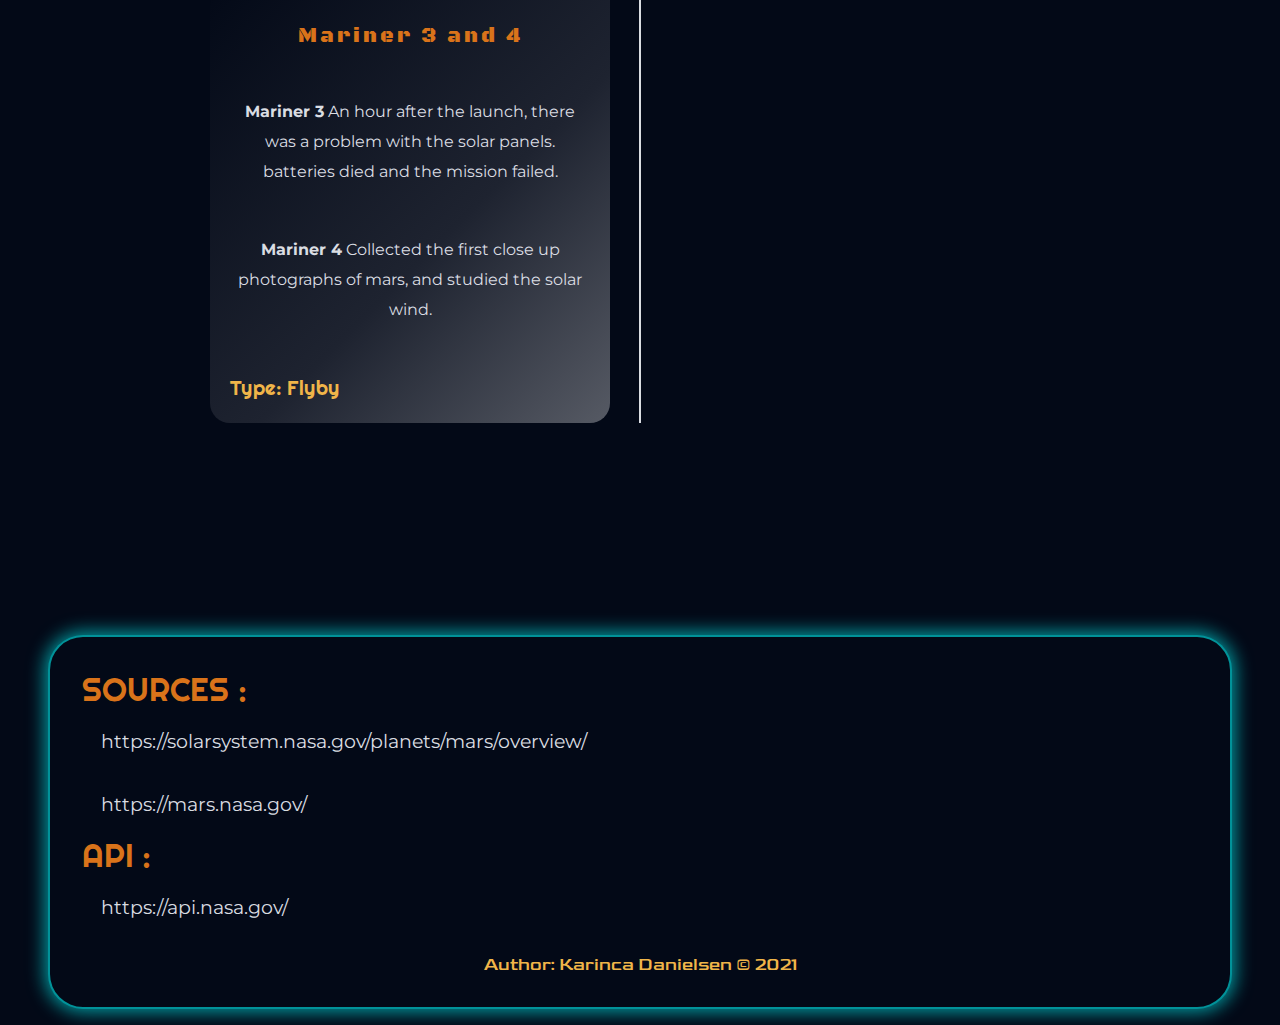
<file: mars-microstie/timeline.html>
<!DOCTYPE html>
<html lang="en">

<head>
  <meta charset="UTF-8">
  <meta name="viewport" content="width=device-width, initial-scale=1.0">
  <meta name="description" content="timeline, rovers, microsite, nasa, mars, content about mars, microsite for mars, microsite for nasa">
  <link rel="stylesheet" href="css/style.css" />
  <link rel="stylesheet" href="https://use.fontawesome.com/releases/v5.15.2/css/all.css" integrity="sha384-vSIIfh2YWi9wW0r9iZe7RJPrKwp6bG+s9QZMoITbCckVJqGCCRhc+ccxNcdpHuYu" crossorigin="anonymous">
  <title>Mars-microsite-for-NASA</title>
</head>

<body>
  <nav>
    <div class="logo">
      <h1>Mars</h1>
      <p>A microsite for NASA</p>
    </div>
    <div class="open-menu"><i class="fas fa-bars"></i></div>
    <ul class="main-menu">
      <li><a href="index.html"> Home</a></li>
      <li><a href="facts.html">Facts</a></li>
      <li><a href="gallery.html">Explore</a></li>
      <li><a href="timeline.html" class="home-nav active">Timeline</a></li>
      <li><a href="contact.html">Contact</a></li>
      <div class="close-menu"><i class="fas fa-times"></i></div>
      <span class="icons">
        <i class="fab fa-facebook"></i>
        <i class="fab fa-instagram"></i>
        <i class="fab fa-twitter"></i>
      </span>
    </ul>
  </nav>

  <div class="timeline-tittle-image">
    <h2>Mars Exploration</h2>
  </div>
  <div class="timeline-site-tittle">
    <h1 class="timelinetittle"> Perseverance 2020-2021</h1>
    <p>Perseverance rover will land on Mars on Feb. 18, 2021. Perseverance is the most
      sophisticated rover NASA has ever sent to the Red Planet, with a name that embodies NASA’s passion, and
      our nation’s capability, to take on and overcome challenges. It will collect carefully selected and documented
      rock and sediment samples for future return to Earth, search for signs of ancient microbial life, characterize
      the planet’s geology and climate, and pave the way for human exploration beyond the Moon.
    </p>
    <h3>Countdown on landing feb 18th, 2021</h3>
    <h4 id="countdown"></h4>
    <h3>Rover Sample Animation</h3>
    <iframe src="https://mars.nasa.gov/layout/embed/video/?v=423" scrolling="no" frameborder="0" alt="animation about rover, what it do and how it works"></iframe>
  </div>
  <main>
    <h1 class="timelinetittle">Mars Exploration Timeline</h1>
    <div class="timeline-container">
      <div class="timeline">
        <ul>
          <li>
            <div class="timeline-content">
              <h3 class="timeline-date">Start date: Jul 30th 2020 - Landing: Feb 18th, 2021</h3>
              <h2>Perseverance / Mars 2020</h2>
              <p>Perseverance is currently cruising to Mars. The main job for this rover is to seek signs of ancient life and collect samples of rock and regolith (broken rock and soil) for possible return to Earth.</p>
              <h4>Type: Orbiter</h4>
            </div>
          </li>
          <li>
            <div class="timeline-content">
              <h3 class="timeline-date">Start date: Mar 14th, Landing: Oct 19th, 2016</h3>
              <h2>Exomars</h2>
              <p>ESA's Trace Gas Orbiter had a successful orbit insertion. The demostration modular lander was lost on touchdown. </p>
              <h4>Type: Orbiter/Lander</h4>
            </div>
          </li>
          <li>
            <div class="timeline-content">
              <h3 class="timeline-date">Launch date: Nov 18th, 2013</h3>
              <h2>M.a.v.e.n</h2>
              <p><b>Mars Atmospheric and Volatile EvolutioN</b> is obtaining critical measurements of the Martian armosphere to help undetstand why the drastic climate changes on Mars.</p>
              <h4>Type: Orbiter</h4>
            </div>
          </li>
          <li>
            <div class="timeline-content">
              <h3 class="timeline-date">Launch date: Nov 26th, 2011</h3>
              <h2>Curiosity</h2>
              <p>Found chemical and mineral evidence of past habitable environments on Mars. Explores the rock records, acquires rock. soil and air samples for onboards analysis.</p>
              <h4>Type: Rover</h4>
            </div>
          </li>
          <li>
            <div class="timeline-content">
              <h3 class="timeline-date">Start date: Aug 4th, 2007 Landing: May 25th, 2008</h3>
              <h2>Phoenix Scout</h2>
              <p>Checked samples of soil and ice for evidence whether the site was hospitable to life and scanned the atmosphere for data about the information, duration and movement of clouds, for, dust, temperature and pressure. </p>
              <h4>Type: lander</h4>
            </div>
          </li>
          <li>
            <div class="timeline-content">
              <h3 class="timeline-date">Start date: Aug 12th, 2005 Landing: Mar 10th, 2006</h3>
              <h2>Mars Reconnaissance Orbiter</h2>
              <p>Detailed view of the geology and structure of Mars, identifying obstacles that could imperil the safety of future landers and rovers.</p>
              <h4>Type: Orbiter</h4>
            </div>
          </li>
          <li>
            <div class="timeline-content">
              <h3 class="timeline-date">Launch date: Jan 4th, 2004 and Jun 2th, 2003</h3>
              <h2>Spirit & Opportunity and Mars Express</h2>
              <p><b>Spirit & Opportunity:</b> Each discovered evidence that water once flowed on Mars.</p>
              <p><b>Mars Express:</b> Exploring the atmosphere and surface from the polar orbit of Mars - History of water and potential for life on Mars.</p>
              <h4>Type: Rovers and Orbiter</h4>
            </div>
          </li>
          <li>
            <div class="timeline-content">
              <h3 class="timeline-date">Launch date: Oct 24th, 2001</h3>
              <h2>Mars Odyssey</h1>
                <p>Measurements to create a map of the minerals and chemical elements and identified regions with buried water ice.</p>
                <h4>Type: Orbiter</h4>
            </div>
          </li>
          <li>
            <div class="timeline-content">
              <h3 class="timeline-date">Launch date: Dec 4th, 1996 and Nov 7th, 1996</h3>
              <h2>Pathfinder and Mars global surveyor</h2>
              <p><b>Pathfinder:</b> returned images from the øander and rover, chemical analyses of rocks and soil. Data on winds and other weather factors.</p>
              <p><b>Mars Global Surveyor:</b> Studied the entire Martian surface, atmosphere and interior. Observed that mars has repeatable weather patterns. made the first 3-D views of the north polar ice cap on mars.</p>
              <h4>Type: Rover and Orbiter</h4>
            </div>
          </li>
          <li>
            <div class="timeline-content">
              <h3 class="timeline-date">Launch date: Aug 20th, 1975 and Sep 9th, 1975</h3>
              <h2>Viking 1 and 2</h2>
              <p>Hopes of finding life on the Red Planet, however, were dashed when the probes could not definitively prove the existence of microbes on the surface.</p>
              <h4>Type: Orbiter and Lander</h4>
            </div>
          </li>
          <li>
            <div class="timeline-content">
              <h3 class="timeline-date">Launch date: May 9th, 1971 and May 30th, 1971</h3>
              <h2>Mariner 8 and 9</h2>
              <p><b>Mariner 8</b> had a mission malfunction.</p>
              <p><b>Mariner 9</b> complied a global mosaic of the Martian surface. It showed relics of ancient riverbeds and provided the first closeup pictures if the two martians moons, Phobos and Deimos.</p>
              <h4>Type: Flyby</h4>
            </div>
          </li>
          <li>
            <div class="timeline-content">
              <h3 class="timeline-date">Launch date: Feb 25th, 1969 and Mar 27th, 1969</h3>
              <h2>Mariner 6 and 7</h2>
              <p>Analyzed the martian atmosphere and surface, recorded and took hundred of pictures.</p>
              <h4>Type: Flyby</h4>
            </div>
          </li>
          <li>
            <div class="timeline-content">
              <h3 class="timeline-date">Launch date: Nov 5th, 1964 and Nov 28th, 1964</h3>
              <h2>Mariner 3 and 4 </h2>
              <p><b>Mariner 3</b> An hour after the launch, there was a problem with the solar panels. batteries died and the mission failed.</p>
              <p><b>Mariner 4</b> Collected the first close up photographs of mars, and studied the solar wind.</p>
              <h4>Type: Flyby</h4>
            </div>
          </li>
        </ul>
      </div>
    </div>
  </main>

  <footer>
    <div class="footer-sourcess">
      <h4>Sources :</h4>
      <li><a href="https://solarsystem.nasa.gov/planets/mars/overview/">https://solarsystem.nasa.gov/planets/mars/overview/</a></li>
      <li><a href="https://mars.nasa.gov/">https://mars.nasa.gov/</a></li>
      <h4>Api :</h4>
      <li><a href="https://api.nasa.gov/">https://api.nasa.gov/</a></li>
      <h3>Author: Karinca Danielsen &copy; 2021</h3>
    </div>
  </footer>
  <script src="js/navigation.js"></script>
  <script src="js/countdown.js"></script>
</body>

</html>
</file>
<file: css/style.css>
@import "imports/variables.css";
@import "imports/home-page.css";
@import "imports/navigation.css";
@import "imports/contact.css";
@import "imports/gallery.css";
@import "imports/facts.css";
@import "imports/timeline.css";
@import "imports/footer.css"
</file>
<file: mars-microstie/css/style.css>
@import "imports/variables.css";
@import "imports/home-page.css";
@import "imports/navigation.css";
@import "imports/contact.css";
@import "imports/gallery.css";
@import "imports/facts.css";
@import "imports/timeline.css";
@import "imports/footer.css"
</file>
